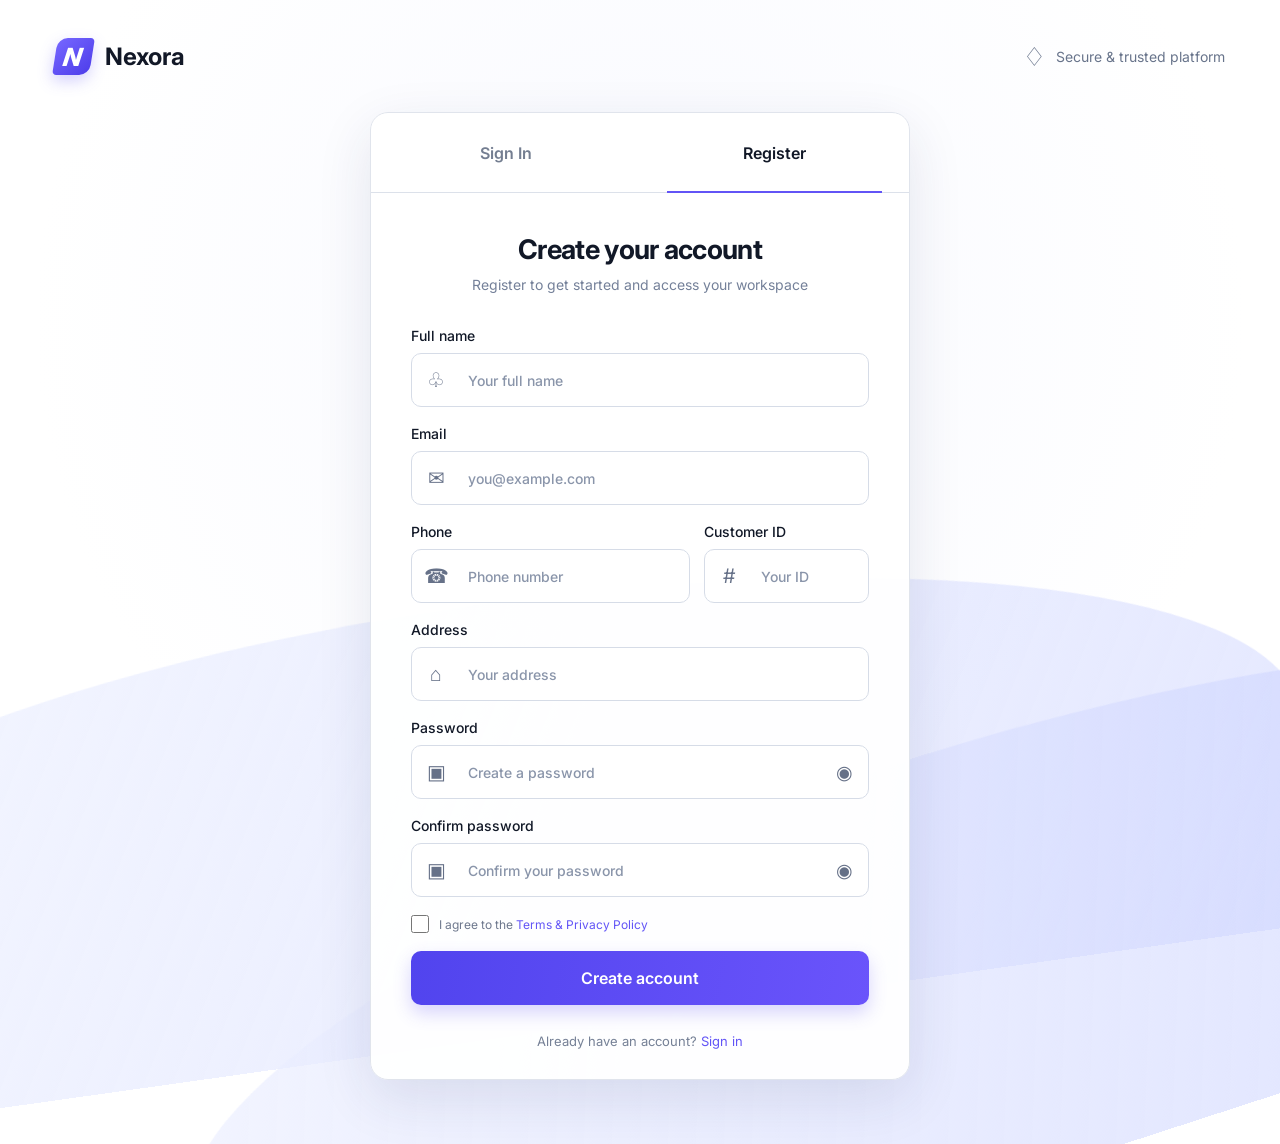
<file: wwwroot/index.html>
<!DOCTYPE html>
<html lang="en"><head><meta charset="UTF-8"><meta name="viewport" content="width=device-width,initial-scale=1"><title>Create account | Nexora</title><link rel="stylesheet" href="styles.css?v=2"></head>
<body class="auth-page">
<header class="site-header"><a class="brand" href="index.html"><span class="brand-mark">N</span><span>Nexora</span></a><div class="trust-badge"><span>♢</span> Secure &amp; trusted platform</div></header>
<div class="wave wave-one"></div><div class="wave wave-two"></div>
<main class="auth-shell"><section class="auth-card register-card">
<nav class="auth-tabs"><a href="login.html">Sign In</a><a class="active" href="index.html">Register</a></nav>
<div class="auth-content"><div class="form-heading"><h1>Create your account</h1><p>Register to get started and access your workspace</p></div>
<form id="registerForm">
<label>Full name<span class="field"><span class="icon">♧</span><input id="name" type="text" placeholder="Your full name" autocomplete="name" required></span></label>
<label>Email<span class="field"><span class="icon">✉</span><input id="email" type="email" placeholder="you@example.com" autocomplete="email" required></span></label>
<div class="field-row"><label>Phone<span class="field"><span class="icon">☎</span><input id="phone" type="tel" placeholder="Phone number"></span></label><label>Customer ID<span class="field"><span class="icon">#</span><input id="customerId" type="number" placeholder="Your ID"></span></label></div>
<label>Address<span class="field"><span class="icon">⌂</span><input id="address" type="text" placeholder="Your address"></span></label>
<label>Password<span class="field"><span class="icon">▣</span><input id="password" type="password" placeholder="Create a password" required><button class="eye-toggle" type="button" data-target="password" aria-label="Show password">◉</button></span></label>
<label>Confirm password<span class="field"><span class="icon">▣</span><input id="confirmPassword" type="password" placeholder="Confirm your password" required><button class="eye-toggle" type="button" data-target="confirmPassword" aria-label="Show password">◉</button></span></label>
<label class="check-line"><input type="checkbox" required><span>I agree to the <a href="#">Terms &amp; Privacy Policy</a></span></label>
<p id="registerMessage" class="form-message" aria-live="polite"></p><button class="primary-button" type="submit">Create account</button>
</form><p class="auth-switch">Already have an account? <a href="login.html">Sign in</a></p></div>
</section></main><script src="app.js?v=2"></script></body></html>
</file>
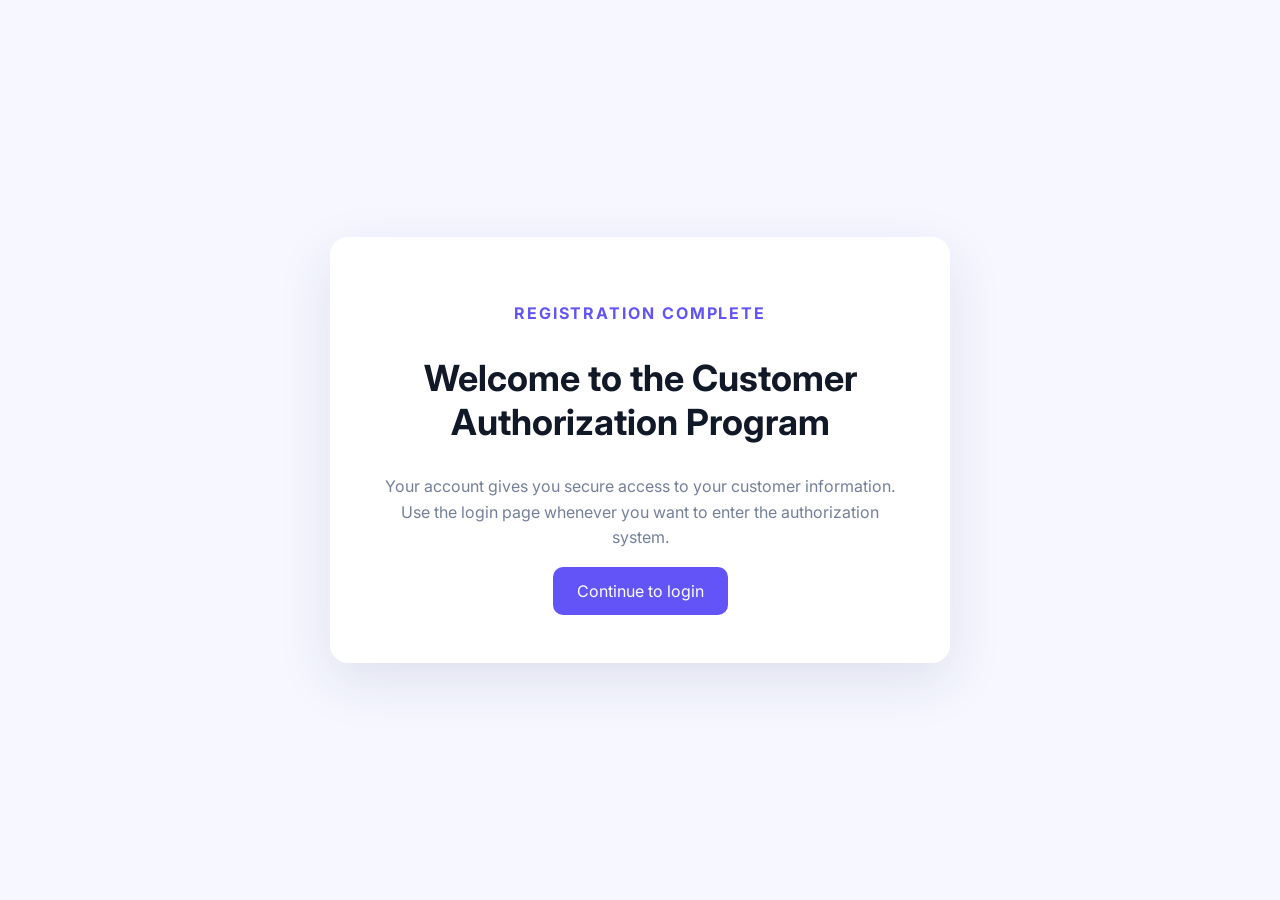
<file: wwwroot/introduction.html>
<!DOCTYPE html>
<html lang="en">
<head>
    <meta charset="UTF-8">
    <meta name="viewport" content="width=device-width, initial-scale=1.0">
    <title>Welcome | Customer Authorization</title>
    <link rel="stylesheet" href="styles.css">
</head>
<body>
    <main class="introduction-page">
        <section class="introduction-card">
            <p class="eyebrow">Registration complete</p>
            <h1>Welcome to the Customer Authorization Program</h1>
            <p>
                Your account gives you secure access to your customer information.
                Use the login page whenever you want to enter the authorization system.
            </p>
            <a class="button-link introduction-login" href="login.html">Continue to login</a>
        </section>
    </main>
</body>
</html>
</file>
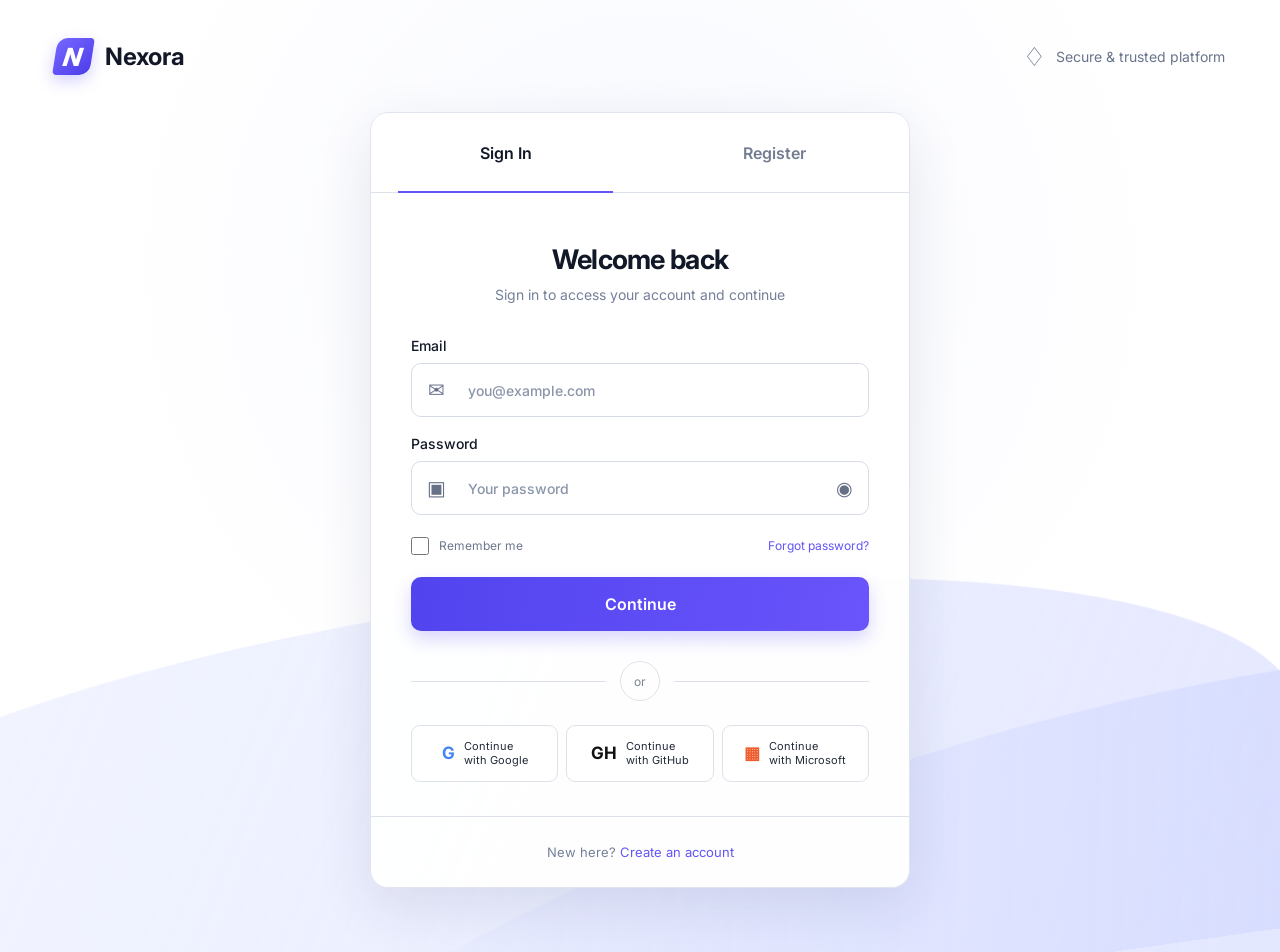
<file: wwwroot/login.html>
<!DOCTYPE html>
<html lang="en"><head><meta charset="UTF-8"><meta name="viewport" content="width=device-width,initial-scale=1"><title>Sign in | Nexora</title><link rel="stylesheet" href="styles.css?v=2"></head>
<body class="auth-page">
<header class="site-header"><a class="brand" href="index.html"><span class="brand-mark">N</span><span>Nexora</span></a><div class="trust-badge"><span>♢</span> Secure &amp; trusted platform</div></header>
<div class="wave wave-one"></div><div class="wave wave-two"></div>
<main class="auth-shell"><section class="auth-card login-card">
<nav class="auth-tabs"><a class="active" href="login.html">Sign In</a><a href="index.html">Register</a></nav>
<div class="auth-content"><div class="form-heading"><h1>Welcome back</h1><p>Sign in to access your account and continue</p></div>
<form id="loginForm">
<label>Email<span class="field"><span class="icon">✉</span><input id="loginEmail" type="email" placeholder="you@example.com" autocomplete="email" required></span></label>
<label>Password<span class="field"><span class="icon">▣</span><input id="loginPassword" type="password" placeholder="Your password" autocomplete="current-password" required><button class="eye-toggle" type="button" data-target="loginPassword" aria-label="Show password">◉</button></span></label>
<div class="form-options"><label class="check-line"><input id="rememberMe" type="checkbox"><span>Remember me</span></label><a class="forgot-password-link" href="/verify-code.html" onclick="window.location.assign('/verify-code.html'); return false;">Forgot password?</a></div>
<p id="loginMessage" class="form-message" aria-live="polite"></p><button class="primary-button" type="submit">Continue</button>
</form><div class="divider"><span>or</span></div>
<div class="social-buttons"><button type="button"><b class="google">G</b><span>Continue<br>with Google</span></button><button type="button"><b class="github">GH</b><span>Continue<br>with GitHub</span></button><button type="button"><b class="microsoft">▦</b><span>Continue<br>with Microsoft</span></button></div>
<p class="auth-switch">New here? <a href="index.html">Create an account</a></p></div>
</section></main><script src="app.js?v=5"></script></body></html>
</file>
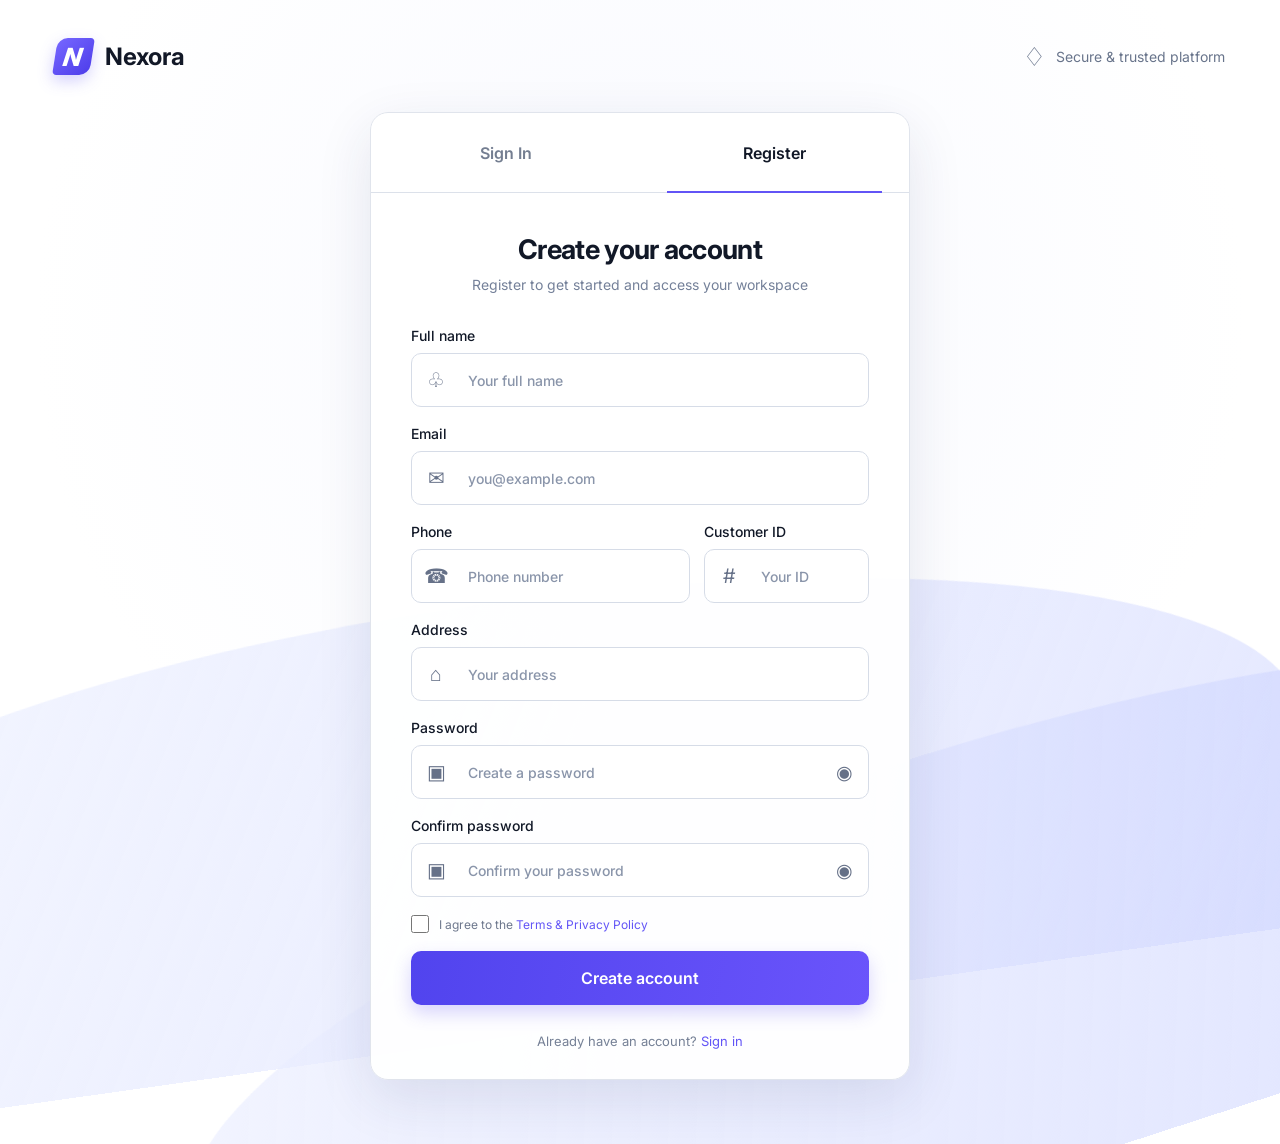
<file: wwwroot/register.html>
<!DOCTYPE html><html lang="en"><head><meta charset="UTF-8"><meta name="viewport" content="width=device-width,initial-scale=1"><meta http-equiv="refresh" content="0;url=index.html"><title>Register | Nexora</title></head><body><p><a href="index.html">Continue to registration</a></p></body></html>
</file>
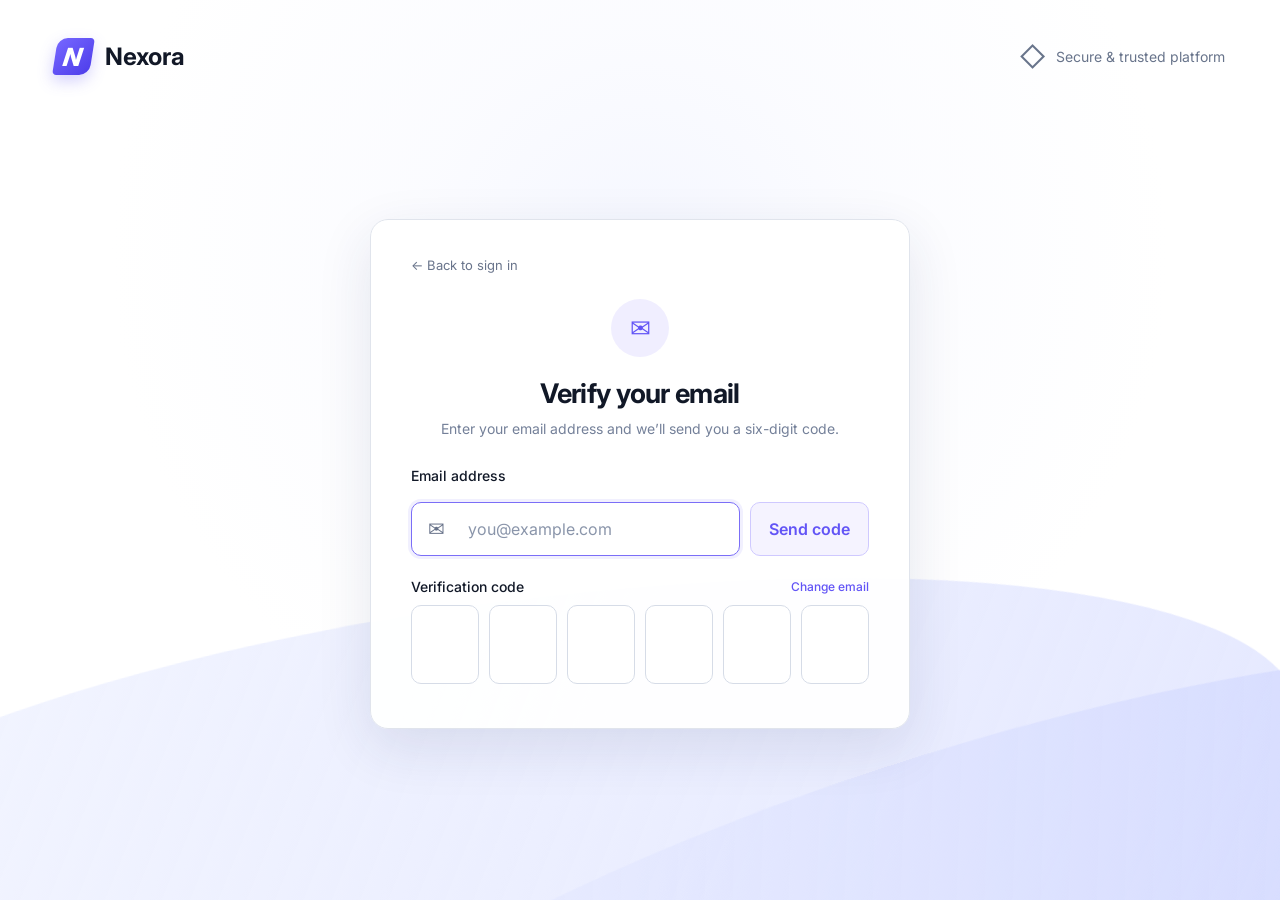
<file: wwwroot/verify-code.html>
<!DOCTYPE html>
<html lang="en">
<head>
    <meta charset="UTF-8">
    <meta name="viewport" content="width=device-width, initial-scale=1">
    <title>Verify code | Nexora</title>
    <link rel="stylesheet" href="styles.css?v=4">
</head>
<body class="auth-page">
    <header class="site-header">
        <a class="brand" href="login.html"><span class="brand-mark">N</span><span>Nexora</span></a>
        <div class="trust-badge"><span aria-hidden="true">&#9671;</span> Secure &amp; trusted platform</div>
    </header>

    <div class="wave wave-one"></div>
    <div class="wave wave-two"></div>

    <main class="auth-shell">
        <section class="auth-card verification-card">
            <div class="auth-content">
                <a class="back-link" href="login.html" aria-label="Return to sign in">&larr; Back to sign in</a>
                <div class="verification-icon" aria-hidden="true">&#9993;</div>
                <div class="form-heading">
                    <h1>Verify your email</h1>
                    <p id="verificationDescription">Enter your email address and we’ll send you a six-digit code.</p>
                </div>

                <form id="verificationForm" novalidate>
                    <label class="verification-email-label" for="verificationEmail">Email address</label>
                    <div class="verification-email-row">
                        <div class="field">
                            <span class="icon" aria-hidden="true">&#9993;</span>
                            <input id="verificationEmail" name="email" type="email" autocomplete="email" placeholder="you@example.com" required autofocus>
                        </div>
                        <button id="sendCodeButton" class="secondary-button" type="button">Send code</button>
                    </div>

                    <div id="codeSection" class="code-section" hidden>
                        <div class="code-section-heading">
                            <span>Verification code</span>
                            <button id="changeEmailButton" type="button">Change email</button>
                        </div>
                    <div class="code-inputs" role="group" aria-label="Six-digit verification code">
                        <input class="code-input" type="text" inputmode="numeric" autocomplete="one-time-code" maxlength="1" aria-label="Digit 1" required>
                        <input class="code-input" type="text" inputmode="numeric" maxlength="1" aria-label="Digit 2" required>
                        <input class="code-input" type="text" inputmode="numeric" maxlength="1" aria-label="Digit 3" required>
                        <input class="code-input" type="text" inputmode="numeric" maxlength="1" aria-label="Digit 4" required>
                        <input class="code-input" type="text" inputmode="numeric" maxlength="1" aria-label="Digit 5" required>
                        <input class="code-input" type="text" inputmode="numeric" maxlength="1" aria-label="Digit 6" required>
                    </div>
                    </div>
                    <p id="verificationMessage" class="form-message" aria-live="polite"></p>
                    <button id="verifyCodeButton" class="primary-button" type="submit" hidden>Verify code</button>
                </form>
            </div>
        </section>
    </main>

    <script src="verify-code.js?v=4"></script>
</body>
</html>
</file>
<file: wwwroot/styles.css>
@import url('https://fonts.googleapis.com/css2?family=Inter:wght@400;500;600;700&display=swap');
:root{--ink:#111827;--muted:#748099;--line:#dce1ea;--purple:#6254f6}*{box-sizing:border-box}body{margin:0;font-family:Inter,Segoe UI,Arial,sans-serif;color:var(--ink)}a{color:var(--purple);text-decoration:none}button,input{font:inherit}.auth-page{min-height:100vh;overflow-x:hidden;background:radial-gradient(circle at 50% 28%,#f5f7ff 0,rgba(249,250,255,.7) 24%,#fff 58%)}
.site-header{position:absolute;z-index:5;top:0;left:0;width:100%;padding:38px 4.3%;display:flex;align-items:center;justify-content:space-between}.brand{display:flex;align-items:center;gap:13px;color:#121827;font-size:24px;font-weight:700}.brand-mark{display:grid;place-items:center;width:37px;height:37px;color:white;font-size:25px;font-weight:800;font-style:italic;border-radius:10px 4px;background:linear-gradient(135deg,#7667ff,#4d3dea);box-shadow:0 6px 15px #6558f545;transform:skew(-9deg)}.trust-badge{display:flex;align-items:center;gap:10px;color:#68748b;font-size:14px}.trust-badge span{font-size:26px;transform:rotate(180deg)}
.wave{position:fixed;z-index:0;pointer-events:none;width:125%;height:48vh;left:-12%;bottom:-22%;border-radius:50% 50% 0 0;transform:rotate(-8deg)}.wave-one{background:linear-gradient(120deg,rgba(241,244,255,.82),rgba(210,216,255,.58));bottom:-15%;left:-23%}.wave-two{background:linear-gradient(110deg,rgba(237,240,255,.7),rgba(183,193,255,.47));bottom:-32%;left:12%;transform:rotate(-18deg)}
.auth-shell{position:relative;z-index:2;min-height:100vh;padding:112px 24px 64px;display:grid;place-items:center}.auth-card{width:min(100%,540px);overflow:hidden;background:rgba(255,255,255,.94);border:1px solid #e0e4ec;border-radius:18px;box-shadow:0 18px 55px rgba(38,48,93,.11)}.auth-tabs{height:80px;display:grid;grid-template-columns:1fr 1fr;border-bottom:1px solid var(--line)}.auth-tabs a{position:relative;display:grid;place-items:center;color:#747e91;font-weight:600}.auth-tabs a.active{color:var(--ink)}.auth-tabs a.active:after{content:"";position:absolute;height:2px;left:10%;right:10%;bottom:-1px;background:var(--purple)}
.auth-content{padding:40px 40px 30px}.form-heading{text-align:center;margin-bottom:34px}.form-heading h1{margin:0 0 10px;font-size:27px;letter-spacing:-.7px}.form-heading p{margin:0;color:var(--muted);font-size:14px}form{display:grid;gap:18px}form>label,.field-row label{display:grid;gap:9px;font-size:14px;font-weight:500}.field{height:54px;display:flex;align-items:center;border:1px solid #d6dce7;border-radius:10px;background:#fff;transition:.2s}.field:focus-within{border-color:#7b6ef7;box-shadow:0 0 0 3px #6558f517}.field .icon{width:48px;flex:none;text-align:center;color:#667188;font-size:20px;font-weight:400}.field input{width:100%;height:100%;min-width:0;padding:0 8px;border:0;outline:0;color:#192033;background:transparent}.field input::placeholder{color:#8a95aa}.eye-toggle{width:48px;height:100%;flex:none;border:0;color:#657087;background:transparent;cursor:pointer;font-size:19px}.field-row{display:grid;grid-template-columns:1.35fr .8fr;gap:14px}
.check-line{display:flex!important;align-items:center;grid-template-columns:none!important;gap:10px!important;color:#6d778d;font-size:12px!important;font-weight:400!important;cursor:pointer}.check-line input{width:18px;height:18px;margin:0;accent-color:var(--purple)}.form-options{display:flex;justify-content:space-between;align-items:center;margin-top:-1px;font-size:12px}.forgot-password-link{position:relative;z-index:1;display:inline-block;padding:6px 0}.form-message{display:none;min-height:0;margin:-7px 0;padding:9px 12px;border-radius:8px;font-size:12px}.form-message:not(:empty){display:block}.form-message.success{color:#087443;background:#ecfdf3}.form-message.error{color:#b42318;background:#fef3f2}.primary-button{height:54px;border:0;border-radius:10px;color:white;background:linear-gradient(100deg,#5144ee,#6a54fb);box-shadow:0 8px 18px #5c4ff43d;font-weight:600;cursor:pointer;transition:.2s}.primary-button:hover{transform:translateY(-1px);box-shadow:0 10px 23px #5c4ff552}.primary-button:disabled{opacity:.65;cursor:wait}.auth-switch{margin:28px 0 0;text-align:center;color:#758096;font-size:13px}
.divider{display:flex;align-items:center;gap:14px;margin:30px 0 24px;color:#7b8496;font-size:12px}.divider:before,.divider:after{content:"";flex:1;height:1px;background:var(--line)}.divider span{display:grid;place-items:center;width:40px;height:40px;border:1px solid var(--line);border-radius:50%}.social-buttons{display:grid;grid-template-columns:repeat(3,1fr);gap:8px}.social-buttons button{min-height:57px;display:flex;align-items:center;justify-content:center;gap:9px;padding:7px;border:1px solid var(--line);border-radius:9px;color:#222939;background:#fff;cursor:pointer;font-size:11px;text-align:left;line-height:1.25}.social-buttons b{font-size:17px}.google{color:#4285f4}.github{color:#111}.microsoft{color:#ef5b2a}.login-card .auth-content{padding-top:50px}.login-card .auth-switch{margin:34px -40px -30px;padding:27px;border-top:1px solid var(--line)}
.introduction-page{min-height:100vh;display:grid;place-items:center;padding:24px;background:#f6f7ff}.introduction-card{max-width:620px;padding:48px;text-align:center;background:#fff;border-radius:18px;box-shadow:0 18px 55px #26305d1c}.introduction-card h1{font-size:36px}.introduction-card p{color:var(--muted);line-height:1.6}.eyebrow{color:var(--purple)!important;font-weight:700;text-transform:uppercase;letter-spacing:.12em}.button-link{display:inline-block;padding:14px 24px;color:#fff;border-radius:10px;background:var(--purple)}
.verification-card{max-width:540px}.verification-card .auth-content{padding:34px 40px 44px}.back-link{display:inline-block;margin-bottom:26px;color:#69748b;font-size:13px}.verification-icon{display:grid;place-items:center;width:58px;height:58px;margin:0 auto 20px;border-radius:50%;color:var(--purple);background:#f0eeff;font-size:25px}.verification-card .form-heading{margin-bottom:30px}.code-inputs{display:grid;grid-template-columns:repeat(6,1fr);gap:10px}.code-input{width:100%;min-width:0;aspect-ratio:1/1.15;border:1px solid #d6dce7;border-radius:10px;outline:0;color:var(--ink);background:#fff;text-align:center;font-size:24px;font-weight:700;caret-color:var(--purple);transition:.2s}.code-input:focus{border-color:#7b6ef7;box-shadow:0 0 0 3px #6558f517}.verification-card .form-message{margin:0}.verification-card .primary-button{width:100%}
.verification-email-label{font-size:14px;font-weight:500}.verification-email-row{display:grid;grid-template-columns:minmax(0,1fr) auto;gap:10px}.secondary-button{min-width:112px;padding:0 18px;border:1px solid #cfc9ff;border-radius:10px;color:var(--purple);background:#f5f3ff;font-weight:600;cursor:pointer;transition:.2s}.secondary-button:hover{background:#ece9ff}.secondary-button:disabled{opacity:.65;cursor:wait}.code-section{display:grid;gap:10px;margin-top:4px}.code-section-heading{display:flex;align-items:center;justify-content:space-between;font-size:14px;font-weight:500}.code-section-heading button{padding:0;border:0;color:var(--purple);background:transparent;font-size:12px;cursor:pointer}
@media(max-width:650px){.site-header{position:relative;padding:24px}.trust-badge{display:none}.auth-shell{min-height:auto;padding:12px 14px 40px}.auth-content{padding:30px 22px 24px}.auth-tabs{height:65px}.field-row{grid-template-columns:1fr}.login-card .auth-content{padding-top:34px}.login-card .auth-switch{margin:28px -22px -24px}.social-buttons{grid-template-columns:1fr}.social-buttons button br{display:none}.form-heading h1{font-size:24px}}
@media(max-width:480px){.verification-card .auth-content{padding:28px 20px 34px}.verification-email-row{grid-template-columns:1fr}.secondary-button{height:48px}.code-inputs{gap:6px}.code-input{font-size:20px;border-radius:8px}}
</file>
